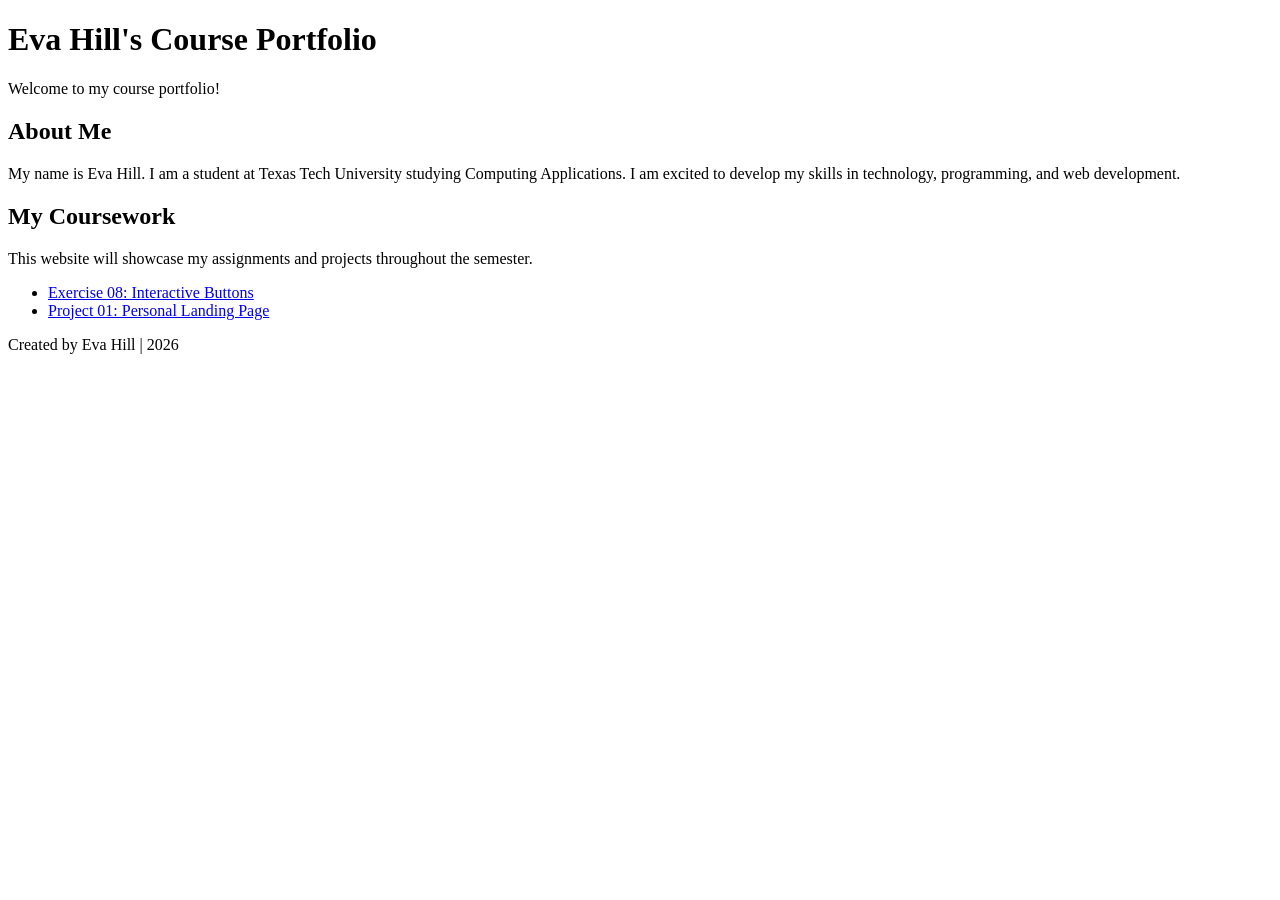
<file: index.html>
<!DOCTYPE html>
<html lang="en">
<head>
    <meta charset="UTF-8">
    <title>Eva Hill | Course Portfolio</title>
</head>
<body>
    <header>
        <h1>Eva Hill's Course Portfolio</h1>
        <p>Welcome to my course portfolio!</p>
    </header>

    <main>
        <h2>About Me</h2>
        <p>My name is Eva Hill. I am a student at Texas Tech University studying Computing Applications. I am excited to develop my skills in technology, programming, and web development.</p>

        <h2>My Coursework</h2>
        <p>This website will showcase my assignments and projects throughout the semester.</p>
        <ul>
            <li><a href="week-05-exercise-01/">Exercise 08: Interactive Buttons</a></li>
        <li><a href="project-01/">Project 01: Personal Landing Page</a></li>    
        </ul>
    </main>

    <footer>
        <p>Created by Eva Hill | 2026</p>
    </footer>
</body>
</html>
</file>
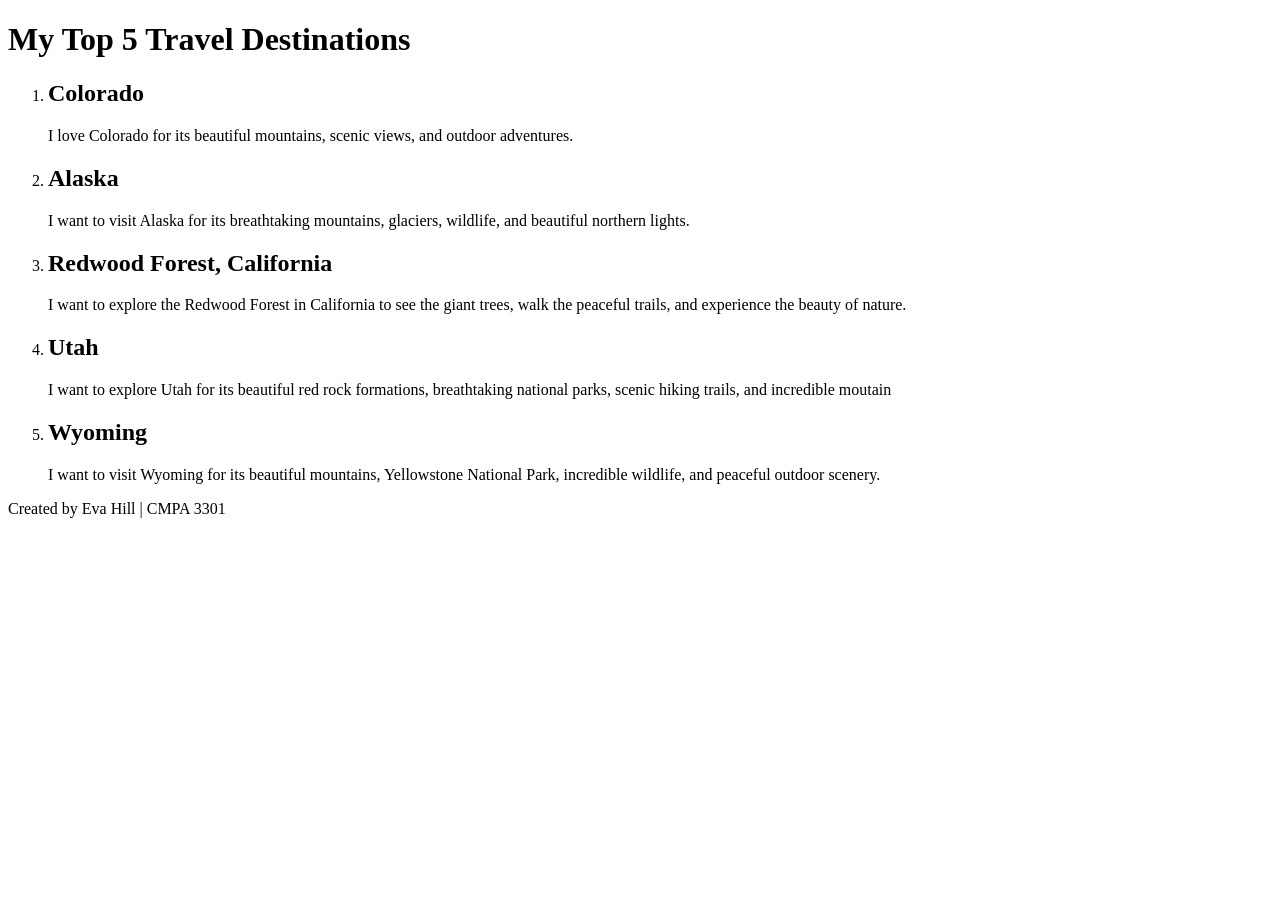
<file: assignment-01/index.html>
<!DOCTYPE html>
<html lang="en">
<head>
    <meta charset="UTF-8">
 <title>My Top 5 Travel Destinations</title>

</head>
<body>
   <header>
    <h1>My Top 5 Travel Destinations</h1>
   </header>
   <main>
    <ol>
    <li>
    <h2>Colorado</h2>
        <p>I love Colorado for its beautiful mountains, scenic views, and outdoor adventures.</p>
    </li>

   <li>
    <h2>Alaska</h2>
    <p>I want to visit Alaska for its breathtaking mountains, glaciers, wildlife, and beautiful northern lights.</p>

   </li>
    <li>
    <h2>Redwood Forest, California</h2>
    <p>I want to explore the Redwood Forest in California to see the giant trees, walk the peaceful trails, and experience the beauty of nature.</p>

    </li>
    <li>
    <h2>Utah</h2>
    <p>I want to explore Utah for its beautiful red rock formations, breathtaking national parks, scenic hiking trails, and incredible moutain</p>
    </li>
    <li>
    <h2>Wyoming</h2>
    <p> I want to visit Wyoming for its beautiful mountains, Yellowstone National Park, incredible wildlife, and peaceful outdoor scenery.</p>

    </li>

    </ol>
   </main>
   <footer>
    <p>Created by Eva Hill | CMPA 3301</p>

   </footer>
</body>
</html>
</file>
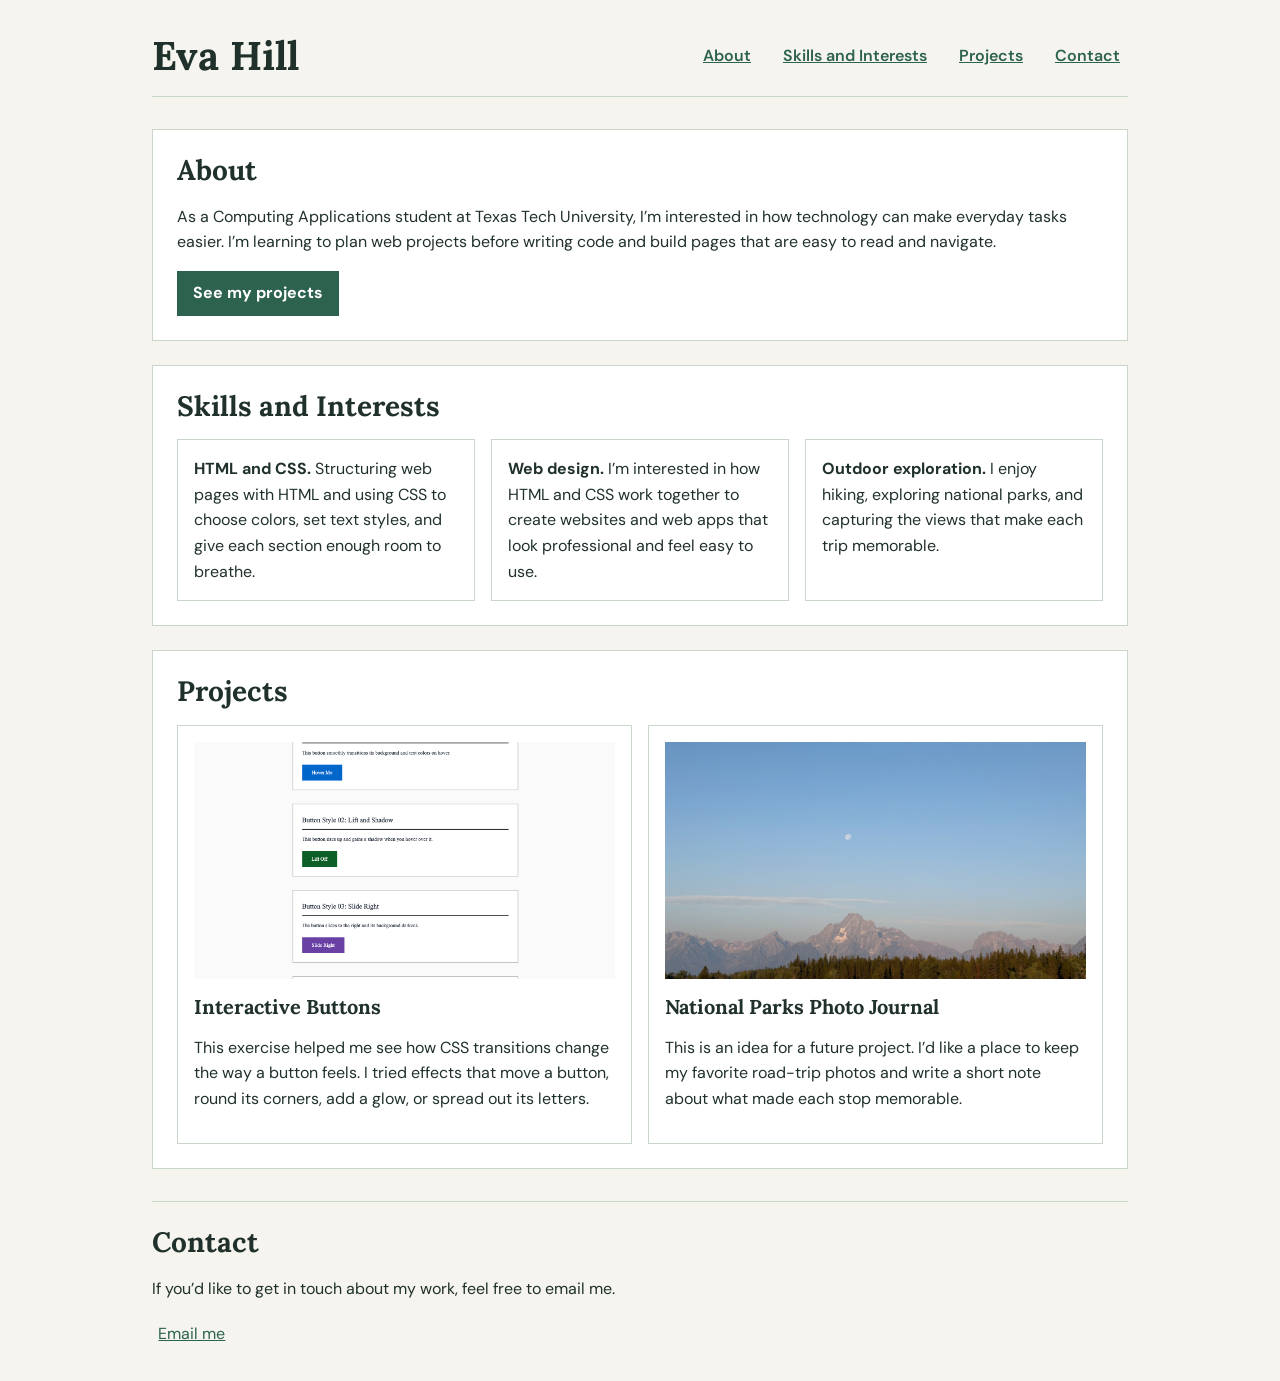
<file: project-01/index.html>
<!DOCTYPE html>
<html lang="en">
<head>
    <meta charset="utf-8">
    <meta name="viewport" content="width=device-width, initial-scale=1">
    <title>Eva Hill | Personal Landing Page</title>
    <link rel="stylesheet" href="style.css">
</head>
<body>
    <header class="site-header">
        <h1>Eva Hill</h1>
        <nav aria-label="Main navigation">
            <ul class="nav-list">
                <li><a href="#about">About</a></li>
                <li><a href="#skills">Skills and Interests</a></li>
                <li><a href="#projects">Projects</a></li>
                <li><a href="#contact">Contact</a></li>
            </ul>
        </nav>
    </header>

    <main>
        <section id="about">
            <h2>About</h2>
            <p>As a Computing Applications student at Texas Tech University, I’m interested in how technology can make everyday tasks easier. I’m learning to plan web projects before writing code and build pages that are easy to read and navigate.</p>
            <a class="project-button" href="#projects">See my projects</a>
        </section>

        <section id="skills">
            <h2>Skills and Interests</h2>
            <ul class="skills-list">
                <li><strong>HTML and CSS.</strong> Structuring web pages with HTML and using CSS to choose colors, set text styles, and give each section enough room to breathe.</li>
                <li><strong>Web design.</strong> I’m interested in how HTML and CSS work together to create websites and web apps that look professional and feel easy to use.</li>
                <li><strong>Outdoor exploration.</strong> I enjoy hiking, exploring national parks, and capturing the views that make each trip memorable.</li>
         </ul>
        </section>

        <section id="projects">
            <h2>Projects</h2>
            <div class="project-list">
                <article class="project-card">
                    <img src="interactive-buttons.png"
                         alt="Button styles displayed on the Interactive Buttons exercise page">
                    <h3>Interactive Buttons</h3>
                    <p>This exercise helped me see how CSS transitions change
                        the way a button feels. I tried effects that move a
                        button, round its corners, add a glow, or spread out
                        its letters.</p>
                </article>

                <article class="project-card">
                   <img src="grandtetonmountains.jpeg" alt="Grand Teton mountains beneath a clear blue sky">
                    <h3>National Parks Photo Journal</h3>
                    <p>This is an idea for a future project. I’d like a place
                        to keep my favorite road-trip photos and write a
                        short note about what made each stop memorable.</p>
                </article>
            </div>
        </section>
    </main>

    <footer id="contact">
        <h2>Contact</h2>
        <p>If you’d like to get in touch about my work, feel free to email me.</p>
        <a href="mailto:hil91365@ttu.edu">Email me</a>
    </footer>
</body>
</html>
</file>
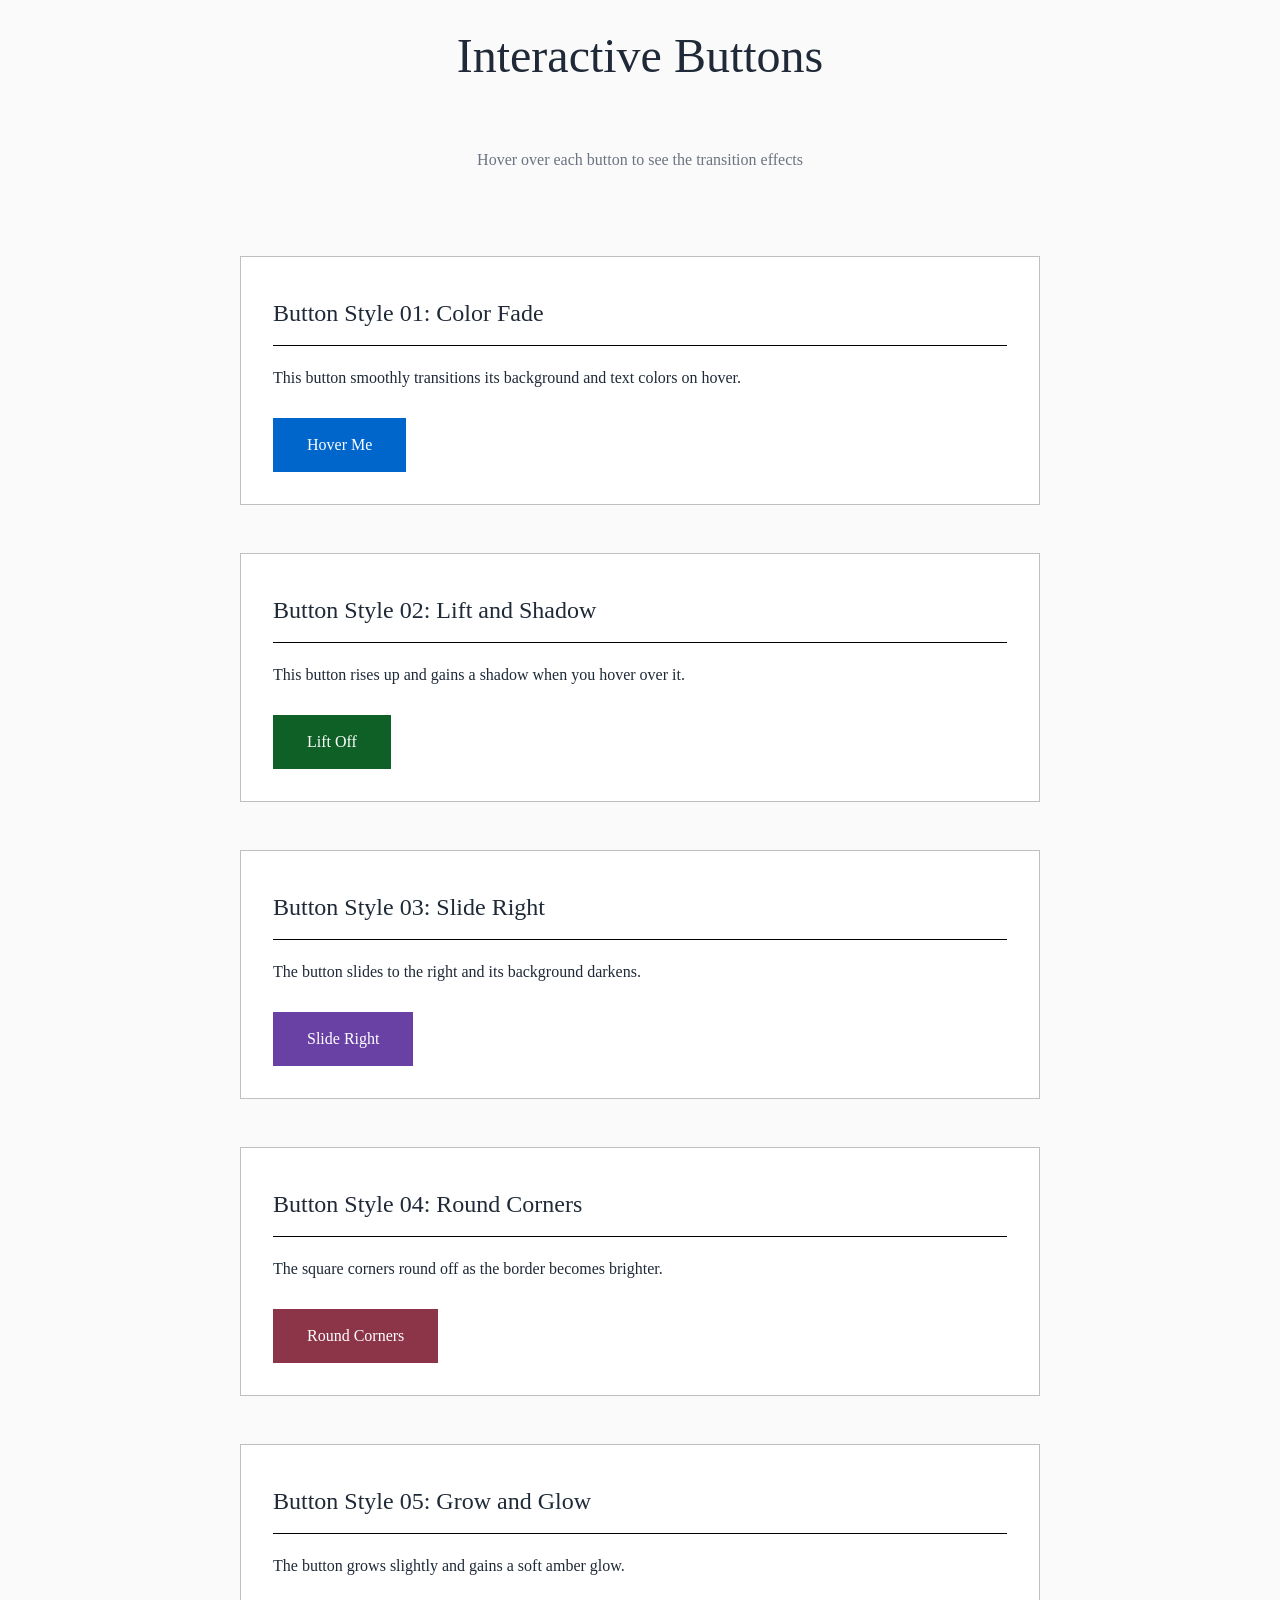
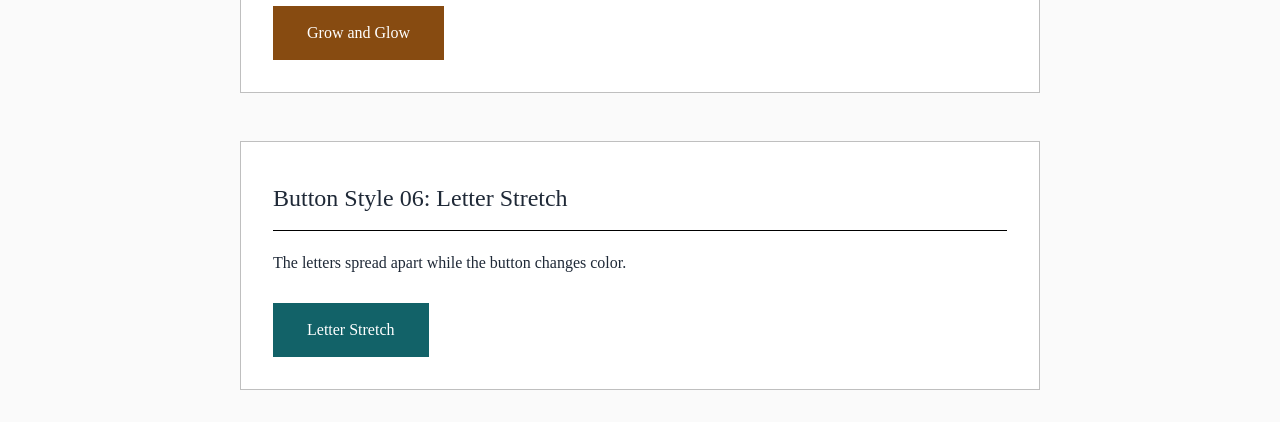
<file: week-05-exercise-01/index.html>
<!DOCTYPE html>
<html lang="en">

<head>
    <meta charset="UTF-8">
    <meta name="viewport" content="width=device-width, initial-scale=1.0">
    <title>Exercises Week 05 Exercise 01: Interactive Buttons</title>
    <link rel="stylesheet" href="./style.css">
</head>

<body>
    <div class="container">
        <h1>Interactive Buttons</h1>
        <p class="subtitle">Hover over each button to see the transition effects</p>

        <section class="button-section">
            <h2>Button Style 01: Color Fade</h2>
            <p>This button smoothly transitions its background and text colors on hover.</p>
            <button class="button-01">Hover Me</button>
        </section>


        <section class="button-section">
            <h2>Button Style 02: Lift and Shadow</h2>
            <p>This button rises up and gains a shadow when you hover over it.</p>
            <button class="button-02">Lift Off</button>
        </section>

        <section class="button-section">
            <h2>Button Style 03: Slide Right</h2>
            <p>The button slides to the right and its background darkens.</p>
            <button type="button" class="button-03">Slide Right</button>
        </section>

        <section class="button-section">
            <h2>Button Style 04: Round Corners</h2>
            <p>The square corners round off as the border becomes brighter.</p>
            <button type="button" class="button-04">Round Corners</button>
        </section>

        <section class="button-section">
            <h2>Button Style 05: Grow and Glow</h2>
            <p>The button grows slightly and gains a soft amber glow.</p>
            <button type="button" class="button-05">Grow and Glow</button>
        </section>

        <section class="button-section">
            <h2>Button Style 06: Letter Stretch</h2>
            <p>The letters spread apart while the button changes color.</p>
            <button type="button" class="button-06">Letter Stretch</button>
        </section>
    </div>
</body>

</html>
</file>
<file: project-01/style.css>
@import url("https://fonts.googleapis.com/css2?family=DM+Sans:wght@400;600;700&family=Lora:wght@600;700&display=swap");

:root {
    --page: #f5f4ee;
    --surface: #ffffff;
    --text: #20312b;
    --accent: #2d624f;
    --accent-dark: #194535;
    --border: #cbd6cb;
    --shadow: rgba(32, 49, 43, 0.15);
}

* {
    box-sizing: border-box;
}

body {
    display: flex;
    flex-direction: column;
    gap: 2rem;
    max-width: 64rem;
    margin: 0 auto;
    padding: 2rem 1.5rem;
    background-color: var(--page);
    color: var(--text);
    font-family: "DM Sans", Arial, sans-serif;
    line-height: 1.6;
}

.site-header {
    display: flex;
    align-items: center;
    justify-content: space-between;
    flex-wrap: wrap;
    gap: 1rem;
    padding-bottom: 1rem;
    border-bottom: 1px solid var(--border);
}

h1, h2, h3 {
    margin: 0;
    font-family: "Lora", Georgia, serif;
    line-height: 1.2;
}

h1 {
    font-size: 2.5rem;
    font-weight: 700;
}

h2 {
    font-size: 1.75rem;
}

h3 {
    font-size: 1.25rem;
}

.nav-list {
    display: flex;
    flex-wrap: wrap;
    gap: 0.5rem 1rem;
    margin: 0;
    padding: 0;
    list-style: none;
}

a {
    color: var(--accent);
}

.nav-list a {
    display: inline-block;
    padding: 0.25rem 0.5rem;
    font-weight: 600;
    transition: background-color 0.2s ease, color 0.2s ease;
}

.nav-list a:hover {
    background-color: var(--accent);
    color: var(--surface);
}

main {
    display: flex;
    flex-direction: column;
    gap: 1.5rem;
}

section {
    padding: 1.5rem;
    border: 1px solid var(--border);
    background-color: var(--surface);
}

.project-button {
    display: inline-block;
    padding: 0.6rem 1rem;
    background-color: var(--accent);
    color: var(--surface);
    font-weight: 700;
    text-decoration: none;
    transition: background-color 0.25s ease, transform 0.25s ease;
}

.project-button:hover {
    background-color: var(--accent-dark);
    transform: translateY(-2px);
}

.skills-list,
.project-list {
    display: flex;
    gap: 1rem;
    margin: 1rem 0 0;
}

.skills-list {
    padding: 0;
    list-style: none;
}

.skills-list li,
.project-card {
    flex: 1;
    min-width: 0;
    padding: 1rem;
    border: 1px solid var(--border);
}

.project-card {
    transition: transform 0.25s ease, box-shadow 0.25s ease;
}

.project-card:hover {
    transform: translateY(-4px);
    box-shadow: 0 0.5rem 1rem var(--shadow);
}

.project-card img {
    display: block;
    width: 100%;
    aspect-ratio: 16 / 9;
    object-fit: cover;
    margin-bottom: 1rem;
}

footer {
    padding-top: 1.5rem;
    border-top: 1px solid var(--border);
}

footer a {
    display: inline-block;
    padding: 0.2rem 0.4rem;
    transition: background-color 0.2s ease, color 0.2s ease;
}

footer a:hover {
    background-color: var(--accent-dark);
    color: var(--surface);
}

@media (max-width: 42rem) {
    .site-header {
        flex-direction: column;
        align-items: flex-start;
    }

    .skills-list,
    .project-list {
        flex-direction: column;
    }

    section {
        padding: 1rem;
    }
}
</file>
<file: week-05-exercise-01/style.css>
* {
    margin: 0;
    padding: 0;
    box-sizing: border-box;
}

body {
    font-family: "Times New Roman", serif;
    line-height: 2;
    background-color: #fafafa;
    color: #1F2937;
    padding: 32px 16px;
}

.container {
    max-width: 800px;
    margin: 0 auto;
    display: flex;
    flex-direction: column;
    gap: 48px;
}

h1 {
    font-size: 48px;
    line-height: 1em;
    font-weight: normal;
    text-align: center;
    margin-bottom: 16px;
}

.subtitle {
    text-align: center;
    font-size: 16px;
    color: #6B7280;
    margin-bottom: 32px;
}

h2 {
    font-size: 24px;
    font-weight: normal;
    border-bottom: 1px solid rgba(0, 0, 0, 1);
    padding-bottom: 8px;
    margin-bottom: 16px;
}

.button-section {
    padding: 32px;
    background-color: #ffffff;
    border: 1px solid rgba(0, 0, 0, 0.25);
}

.button-section p {
    font-size: 16px;
    margin-bottom: 24px;
}

button {
    font-family: "Times New Roman", serif;
    font-size: 16px;
    cursor: pointer;
    border-radius: 0;
}

.button-01 {
    background-color: #0066CC;
    color: #ffffff;
    padding: 16px 32px;
    border: 2px solid #0066CC;
    transition: background-color 0.3s ease, color 0.3s ease, border-color 0.3s ease;
}

.button-01:hover {
    background-color: #ffffff;
    color: #0066CC;
    border-color: #0066CC;
}

.button-02 {
    background-color: #0e6027;
    color: #ffffff;
    padding: 16px 32px;
    border: 2px solid #0e6027;
    transition: transform 0.3s ease, box-shadow 0.3s ease;
}

.button-02:hover {
    transform: translateY(-4px);
    box-shadow: 0 8px 16px rgba(0, 0, 0, 0.2);
}

.button-03 {
    background-color: #6941A5;
    color: #ffffff;
    padding: 16px 32px;
    border: 2px solid #6941A5;
    font-family: inherit;
    transition: transform 0.25s ease-out, background-color 0.25s ease-out;
}

.button-03:hover,
.button-03:focus-visible {
    transform: translateX(8px);
    background-color: #4F287F;
}

.button-04 {
    background-color: #8C3448;
    color: #ffffff;
    padding: 16px 32px;
    border: 2px solid #8C3448;
    font-family: inherit;
    transition: border-radius 0.35s ease-in-out, border-color 0.35s ease-in-out;
}

.button-04:hover,
.button-04:focus-visible {
    border-radius: 24px;
    border-color: #FFB9C9;
}

.button-05 {
    background-color: #874B11;
    color: #ffffff;
    padding: 16px 32px;
    border: 2px solid #874B11;
    font-family: inherit;
    transition: transform 0.2s ease, box-shadow 0.3s ease;
}

.button-05:hover,
.button-05:focus-visible {
    transform: scale(1.06);
    box-shadow: 0 0 16px rgba(173, 94, 15, 0.45);
}

.button-06 {
    background-color: #126268;
    color: #ffffff;
    padding: 16px 32px;
    border: 2px solid #126268;
    font-family: inherit;
    transition: letter-spacing 0.4s ease-in-out, background-color 0.4s ease-in-out;
}

.button-06:hover,
.button-06:focus-visible {
    letter-spacing: 0.09em;
    background-color: #23446F;
}

@media (prefers-reduced-motion: reduce) {
    button {
        transition-duration: 0s !important;
    }
}
</file>
